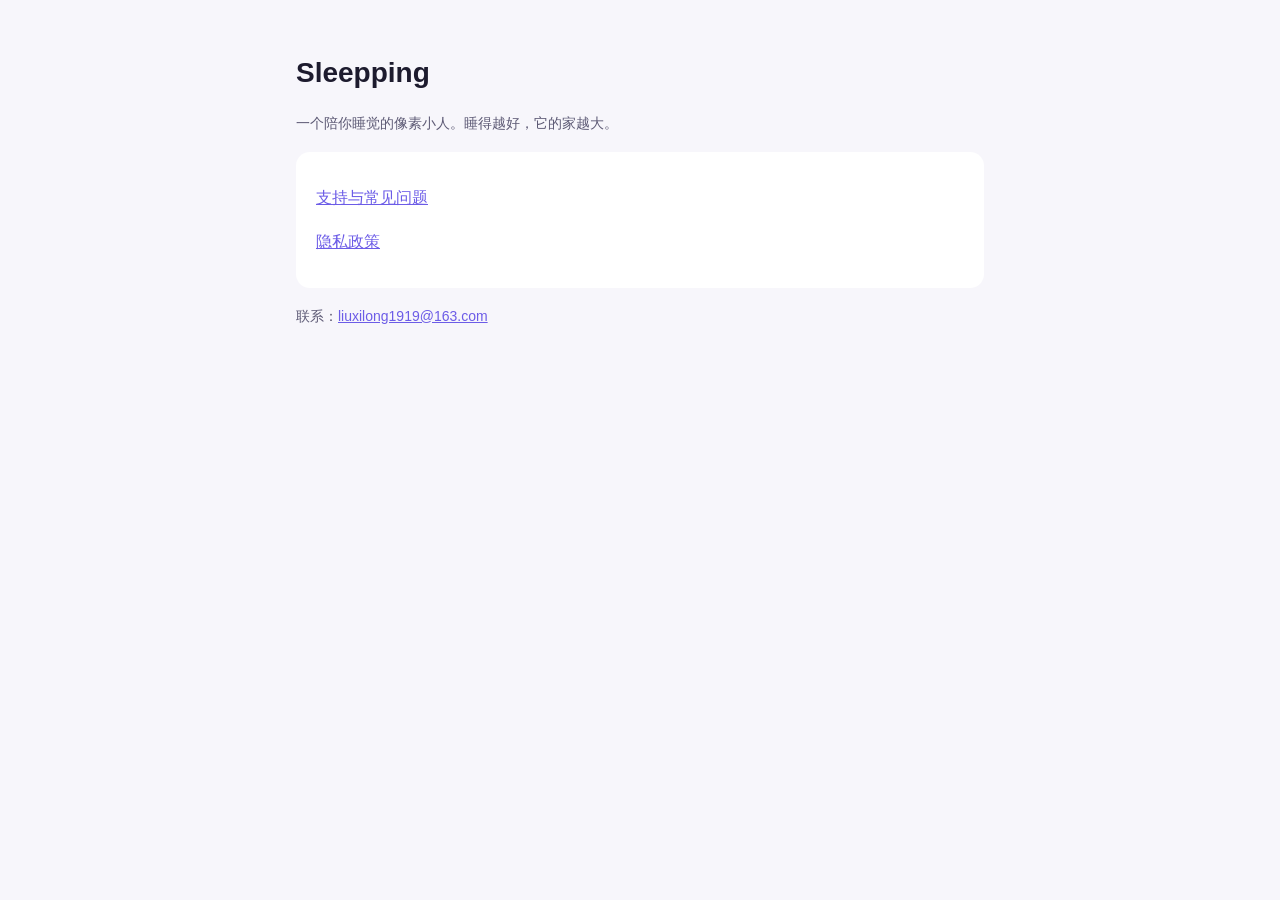
<file: index.html>
<!doctype html>
<html lang="zh-Hans">
<head>
<meta charset="utf-8">
<meta name="viewport" content="width=device-width, initial-scale=1">
<title>Sleepping</title>
<link rel="stylesheet" href="style.css">
</head>
<body>
<main>
<h1>Sleepping</h1>
<p class="muted">一个陪你睡觉的像素小人。睡得越好，它的家越大。</p>
<div class="card">
<p><a href="support.html">支持与常见问题</a></p>
<p><a href="privacy.html">隐私政策</a></p>
</div>
<p class="muted">联系：<a href="mailto:liuxilong1919@163.com">liuxilong1919@163.com</a></p>
</main>
</body>
</html>
</file>
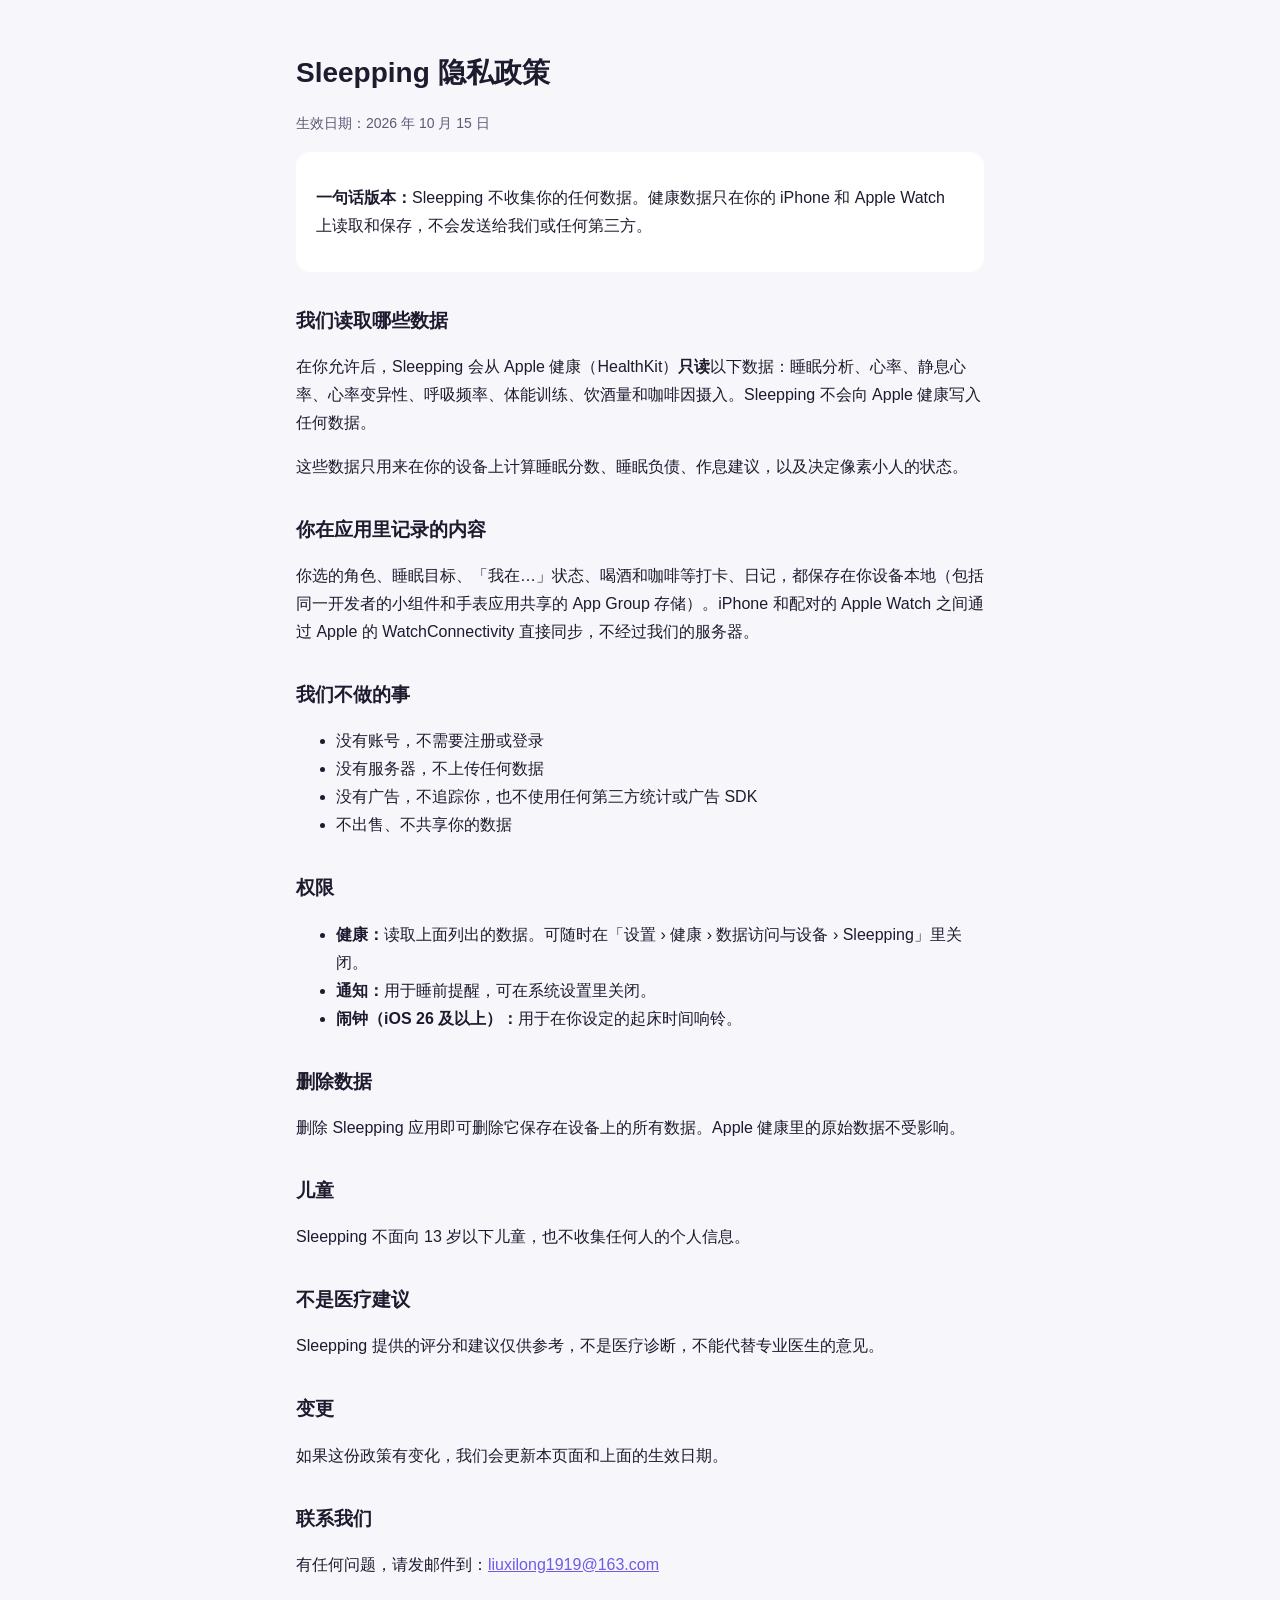
<file: privacy.html>
<!doctype html>
<html lang="zh-Hans">
<head>
<meta charset="utf-8">
<meta name="viewport" content="width=device-width, initial-scale=1">
<title>Sleepping 隐私政策</title>
<link rel="stylesheet" href="style.css">
</head>
<body>
<main>
<h1>Sleepping 隐私政策</h1>
<p class="muted">生效日期：2026 年 10 月 15 日</p>

<div class="card">
<p><strong>一句话版本：</strong>Sleepping 不收集你的任何数据。健康数据只在你的 iPhone 和 Apple Watch 上读取和保存，不会发送给我们或任何第三方。</p>
</div>

<h2>我们读取哪些数据</h2>
<p>在你允许后，Sleepping 会从 Apple 健康（HealthKit）<strong>只读</strong>以下数据：睡眠分析、心率、静息心率、心率变异性、呼吸频率、体能训练、饮酒量和咖啡因摄入。Sleepping 不会向 Apple 健康写入任何数据。</p>
<p>这些数据只用来在你的设备上计算睡眠分数、睡眠负债、作息建议，以及决定像素小人的状态。</p>

<h2>你在应用里记录的内容</h2>
<p>你选的角色、睡眠目标、「我在…」状态、喝酒和咖啡等打卡、日记，都保存在你设备本地（包括同一开发者的小组件和手表应用共享的 App Group 存储）。iPhone 和配对的 Apple Watch 之间通过 Apple 的 WatchConnectivity 直接同步，不经过我们的服务器。</p>

<h2>我们不做的事</h2>
<ul>
<li>没有账号，不需要注册或登录</li>
<li>没有服务器，不上传任何数据</li>
<li>没有广告，不追踪你，也不使用任何第三方统计或广告 SDK</li>
<li>不出售、不共享你的数据</li>
</ul>

<h2>权限</h2>
<ul>
<li><strong>健康：</strong>读取上面列出的数据。可随时在「设置 › 健康 › 数据访问与设备 › Sleepping」里关闭。</li>
<li><strong>通知：</strong>用于睡前提醒，可在系统设置里关闭。</li>
<li><strong>闹钟（iOS 26 及以上）：</strong>用于在你设定的起床时间响铃。</li>
</ul>

<h2>删除数据</h2>
<p>删除 Sleepping 应用即可删除它保存在设备上的所有数据。Apple 健康里的原始数据不受影响。</p>

<h2>儿童</h2>
<p>Sleepping 不面向 13 岁以下儿童，也不收集任何人的个人信息。</p>

<h2>不是医疗建议</h2>
<p>Sleepping 提供的评分和建议仅供参考，不是医疗诊断，不能代替专业医生的意见。</p>

<h2>变更</h2>
<p>如果这份政策有变化，我们会更新本页面和上面的生效日期。</p>

<h2>联系我们</h2>
<p>有任何问题，请发邮件到：<a href="mailto:liuxilong1919@163.com">liuxilong1919@163.com</a></p>
</main>
</body>
</html>
</file>
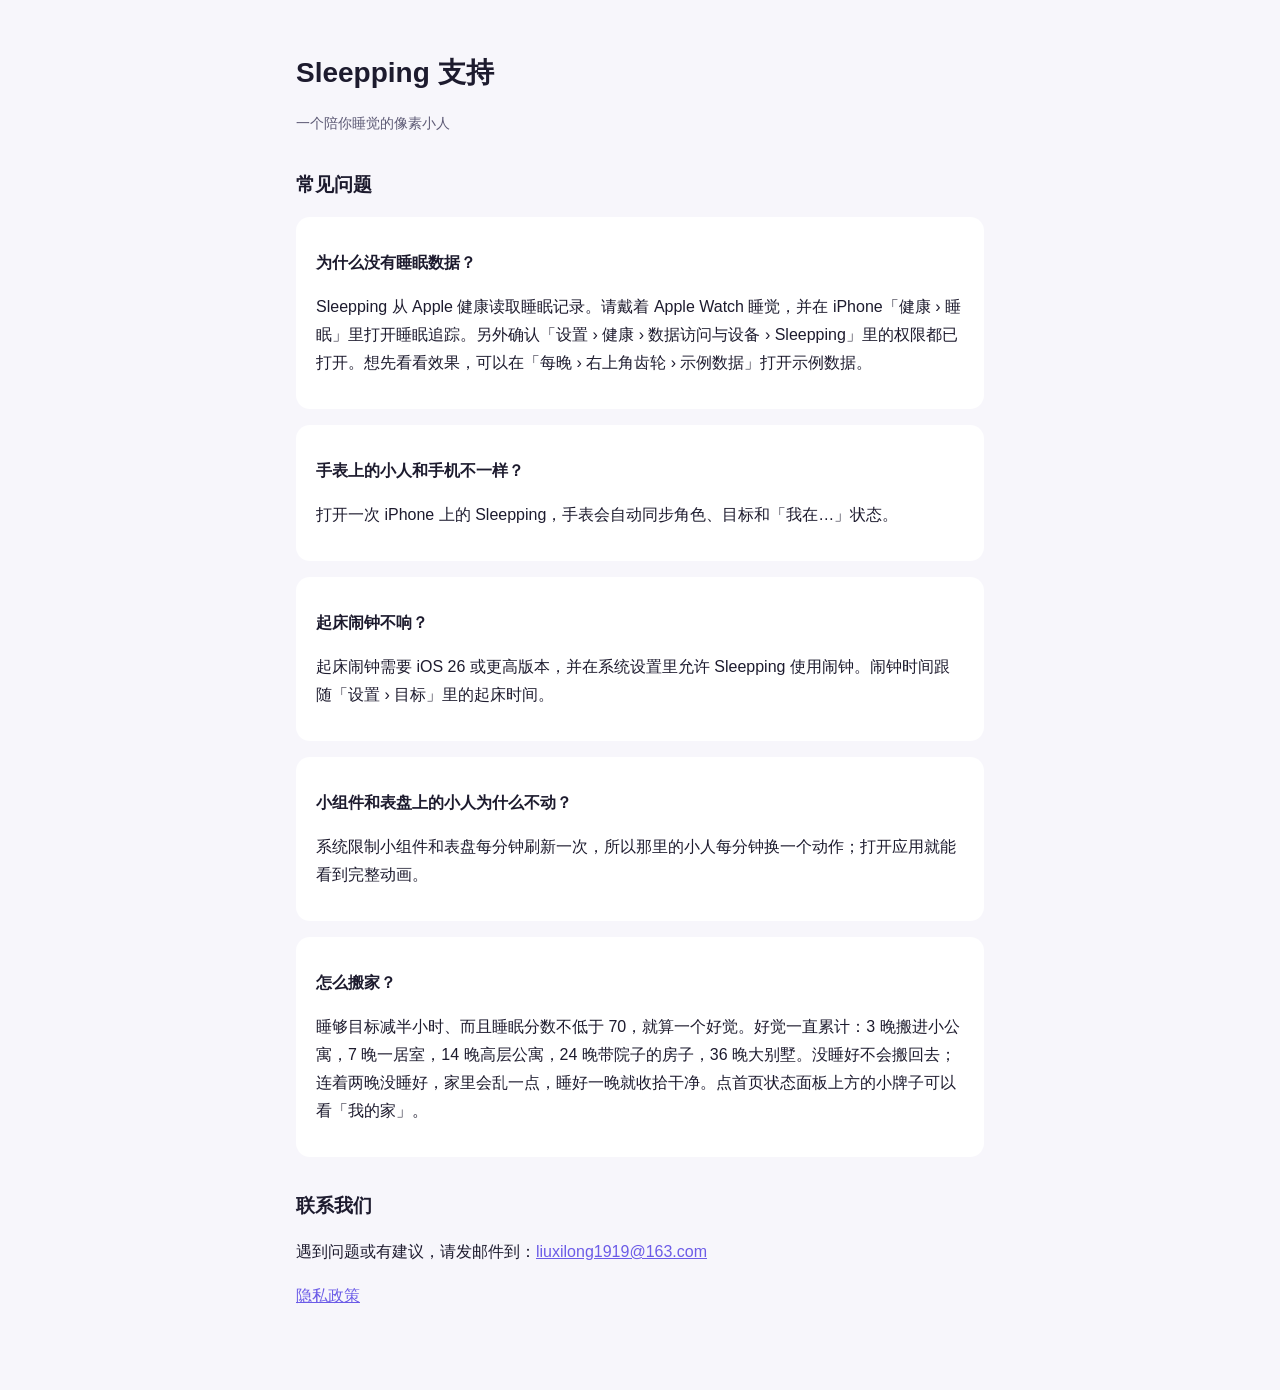
<file: support.html>
<!doctype html>
<html lang="zh-Hans">
<head>
<meta charset="utf-8">
<meta name="viewport" content="width=device-width, initial-scale=1">
<title>Sleepping 支持</title>
<link rel="stylesheet" href="style.css">
</head>
<body>
<main>
<h1>Sleepping 支持</h1>
<p class="muted">一个陪你睡觉的像素小人</p>

<h2>常见问题</h2>

<div class="card">
<p><strong>为什么没有睡眠数据？</strong></p>
<p>Sleepping 从 Apple 健康读取睡眠记录。请戴着 Apple Watch 睡觉，并在 iPhone「健康 › 睡眠」里打开睡眠追踪。另外确认「设置 › 健康 › 数据访问与设备 › Sleepping」里的权限都已打开。想先看看效果，可以在「每晚 › 右上角齿轮 › 示例数据」打开示例数据。</p>
</div>

<div class="card">
<p><strong>手表上的小人和手机不一样？</strong></p>
<p>打开一次 iPhone 上的 Sleepping，手表会自动同步角色、目标和「我在…」状态。</p>
</div>

<div class="card">
<p><strong>起床闹钟不响？</strong></p>
<p>起床闹钟需要 iOS 26 或更高版本，并在系统设置里允许 Sleepping 使用闹钟。闹钟时间跟随「设置 › 目标」里的起床时间。</p>
</div>

<div class="card">
<p><strong>小组件和表盘上的小人为什么不动？</strong></p>
<p>系统限制小组件和表盘每分钟刷新一次，所以那里的小人每分钟换一个动作；打开应用就能看到完整动画。</p>
</div>

<div class="card">
<p><strong>怎么搬家？</strong></p>
<p>睡够目标减半小时、而且睡眠分数不低于 70，就算一个好觉。好觉一直累计：3 晚搬进小公寓，7 晚一居室，14 晚高层公寓，24 晚带院子的房子，36 晚大别墅。没睡好不会搬回去；连着两晚没睡好，家里会乱一点，睡好一晚就收拾干净。点首页状态面板上方的小牌子可以看「我的家」。</p>
</div>

<h2>联系我们</h2>
<p>遇到问题或有建议，请发邮件到：<a href="mailto:liuxilong1919@163.com">liuxilong1919@163.com</a></p>
<p><a href="privacy.html">隐私政策</a></p>
</main>
</body>
</html>
</file>
<file: style.css>
:root { --bg:#f7f6fb; --fg:#1d1b2e; --muted:#5d5a75; --accent:#6c5ce7; --card:#ffffff; }
@media (prefers-color-scheme: dark) { :root { --bg:#0f0e1a; --fg:#ecebf5; --muted:#a3a0bd; --accent:#a29bfe; --card:#1a1830; } }
* { box-sizing: border-box; }
body { margin:0; background:var(--bg); color:var(--fg); font:16px/1.75 -apple-system, "PingFang SC", "Helvetica Neue", sans-serif; }
main { max-width:720px; margin:0 auto; padding:48px 16px 64px; }
h1 { font-size:28px; margin:0 0 4px; }
h2 { font-size:19px; margin:32px 0 8px; }
p, li { color:var(--fg); }
.muted { color:var(--muted); font-size:14px; }
a { color:var(--accent); }
.card { background:var(--card); border-radius:14px; padding:16px 20px; margin:16px 0; }
</file>
